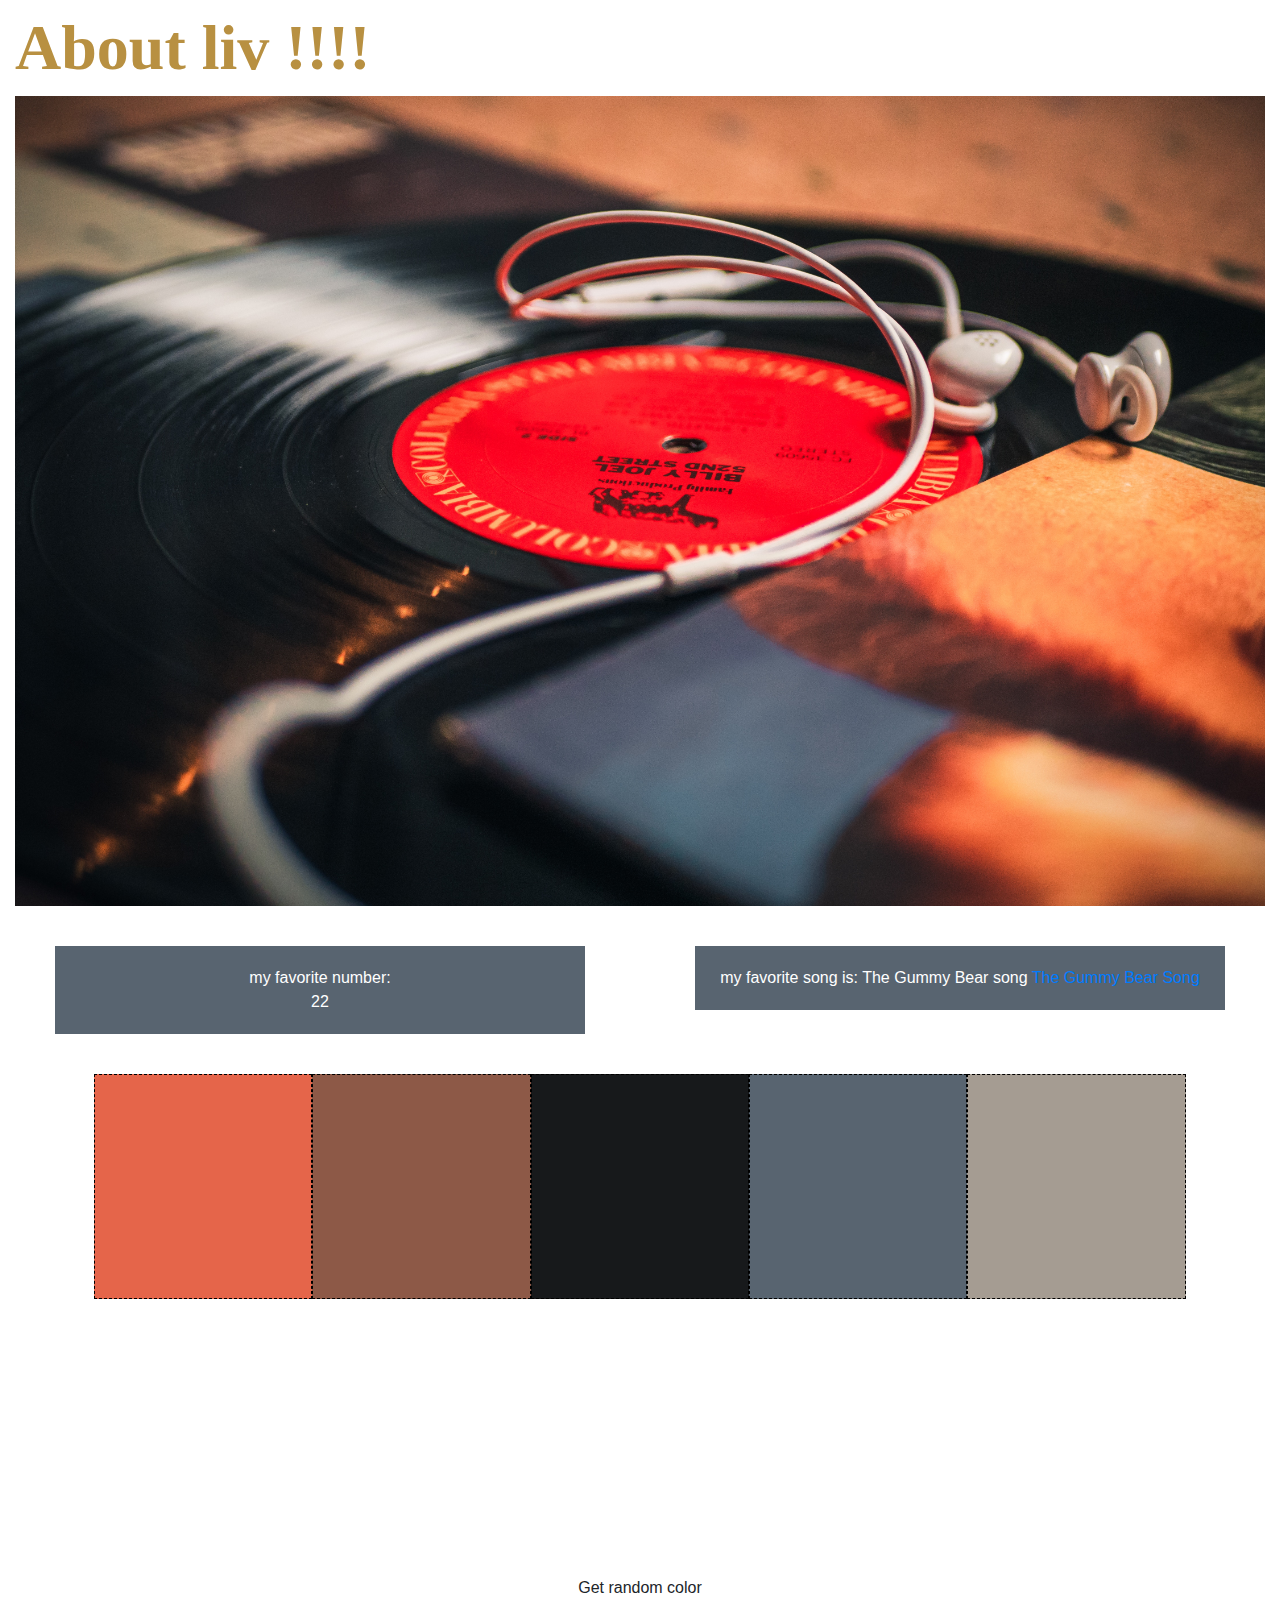
<file: colorpicker.html>
<!DOCTYPE html>
<html lang="en">
<head>
    <title> LIV</title>
    <meta charset="utf-8">
    <meta name="veiwpoint" content ="width=device-width, initial-scale=1">

    <link rel="stylesheet" type="text/css" href="colorpicker.css">

    <link rel="stylesheet" href="https://maxcdn.bootstrapcdn.com/bootstrap/4.3.1/css/bootstrap.min.css">

    <script src="https://ajax.googleapis.com/ajax/libs/jquery/3.4.1/jquery.min.js"></script>

    <script src="https://maxcdn.bootstrapcdn.com/bootstrap/4.3.1/js/bootstrap.min.js"></script>

<script>
  function randomColor() {
    var red = Math.floor(Math.random() * 256);
    var green = Math.floor(Math.random() * 256);
    var blue  = Math.floor(Math.random() * 256);

    var divtoedit = document.getElementById('pickacolor');
    divtoedit.style.backgroundColor = 'rgb('+red+','+green+','+blue+')';

    document.getElementById('colorGenerated').innerHTML = 'rgb('+red+','+green+','+blue+')';
  }

</script>
    </head>

    <BODY>
       <div class="container-fluid">
         <div class=row>
           <div class="col-sm-12">
            <span id="title"> About liv !!!!</span>
           </div>
         </div>
<div class=row>
    <div class="col-sm-12">
      <img id=coverimage src="imgs/coverimage.jpg" alt="record">
    </div>
</div>
<div class="row">
    <div class="col-sm-6">
      <div class="halfrow">
        my favorite number:<br/>
        22
      </div>
    </div>


    <div class="col-sm-6">
      <div class="halfrow">
        my favorite song is: The Gummy Bear song
        <a href="https://www.youtube.com/watch?v=astISOttCQ0"> The Gummy Bear Song</a>

      </div>
</div>
    </div>
  </div>

  <div class=row>
      <div class="col-sm-2 offset-sm-1 color" id=color1>
      </div>
      <div class="col-sm-2 color" id= color2>
      </div>
      <div class="col-sm-2 color" id= color3>
      </div>
      <div class="col-sm-2 color" id= color4>
      </div>
      <div class="col-sm-2 color" id= color5>
      </div>
  </div>

      <div class="row">
          <div class=" col-sm-12" id="pickacolor">
            <button class= "btn btn-default" onclick=randomColor()>
              Get random color
            </button>
            <br/><br/>
            <P id="colorGenerated"></p>
          </div>
      </div>

</div>
</body>
</html>
</file>
<file: colorpicker.css>
h1 {color:blue; font-size: 12px;}

#coverimage {
  width: 100%;
  height: 90vh;
  object-fit: cover;
}

#title {
  font-size: 4em;
  color: #b89041;
  font-family: '#586470';
  font-weight: bold;
}

.halfrow {
  background-color: #586470;
  color: White;
  margin: 40px;
  padding: 20px;
  text-align: center;
}

.color{
  height:25vh;
  border: 1px dashed black;
}

#color1{
  background-color: #E5654A
}

#color2{
  background-color: #8D5947
}

#color3{
  background-color: #17191B
}

#color4{
  background-color: #586470
}

#color5{
  background-color: #A59C92
}

#pickacolor {
  height: 60vh;
  width: 100%;
  padding-top: 30vh;
  text-align: center;

}
</file>
